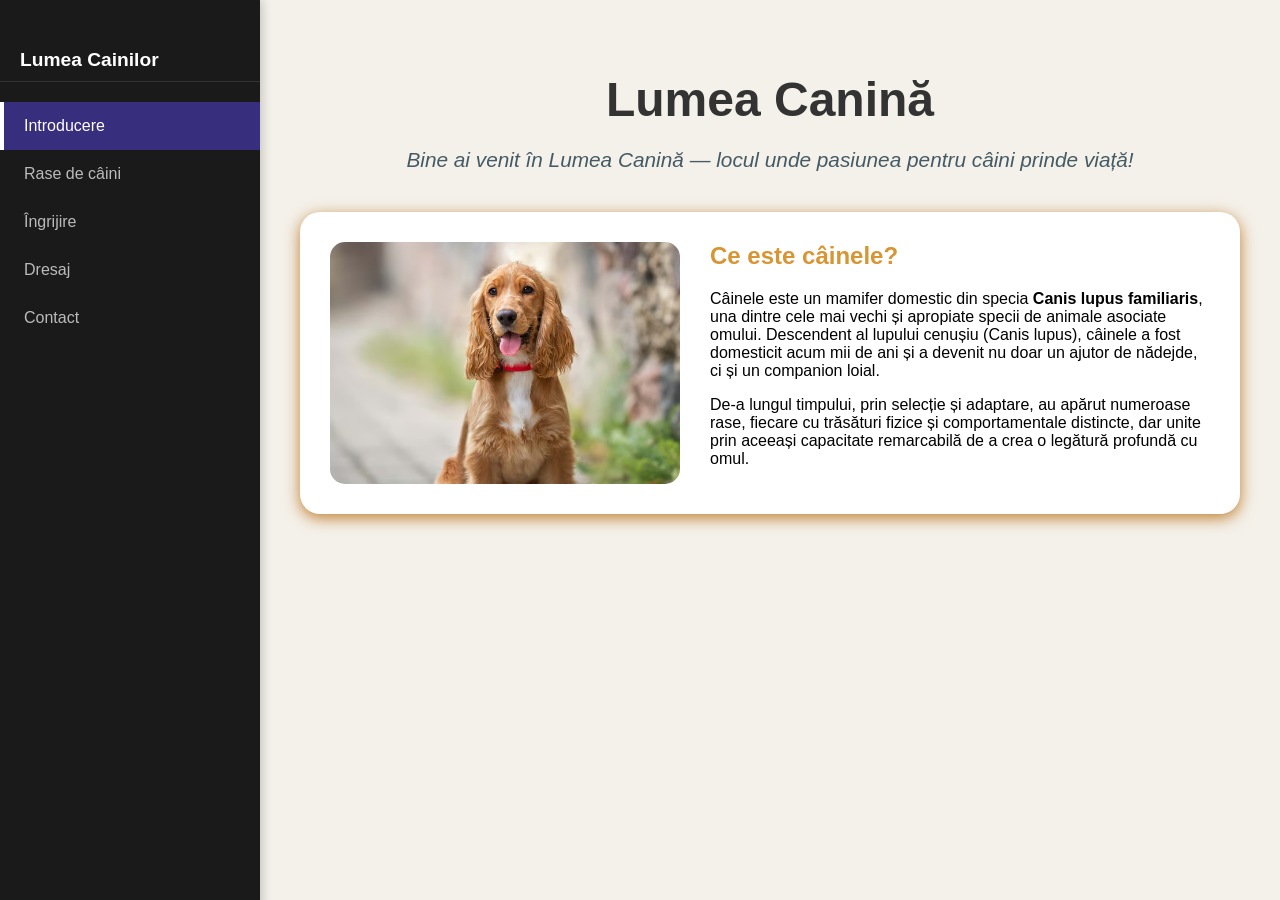
<file: index.html>
<!DOCTYPE html>
<html lang="ro">

<head>
    <meta charset="UTF-8">
    <meta name="viewport" content="width=device-width, initial-scale=1.0">
    <title>Lumea Canină</title>
    <link rel="stylesheet" href="stil/principal.css">

</head>

<body>

    <aside>
        <h3>Lumea Cainilor</h3>
        <a href="index.html" class="active">Introducere</a>
        <a href="02_rase.html">Rase de câini</a>
        <a href="03_ingrijire.html">Îngrijire</a>
        <a href="04_dresaj.html">Dresaj</a>
        <a href="06_contact.html">Contact</a>
    </aside>

    <main>
        <h1>Lumea Canină
        </h1>
        <p class="slogan">Bine ai venit în Lumea Canină — locul unde pasiunea pentru câini prinde viață!</p>

        <div class="info-card">
            <img src="imagini/site_cocker" alt="Câine fericit">

            <div class="info-text">
                <h2>Ce este câinele?</h2>
                <p>
                    Câinele este un mamifer domestic din specia <strong>Canis lupus familiaris</strong>, una dintre cele
                    mai vechi și apropiate specii de animale asociate omului. Descendent al lupului cenușiu (Canis
                    lupus), câinele a fost domesticit acum mii de ani și a devenit nu doar un ajutor de nădejde, ci și
                    un companion loial.
                </p>
                <p>
                    De-a lungul timpului, prin selecție și adaptare, au apărut numeroase rase, fiecare cu trăsături
                    fizice și comportamentale distincte, dar unite prin aceeași capacitate remarcabilă de a crea o
                    legătură profundă cu omul.
                </p>
            </div>
        </div>

    </main>

</body>

</html>
</file>
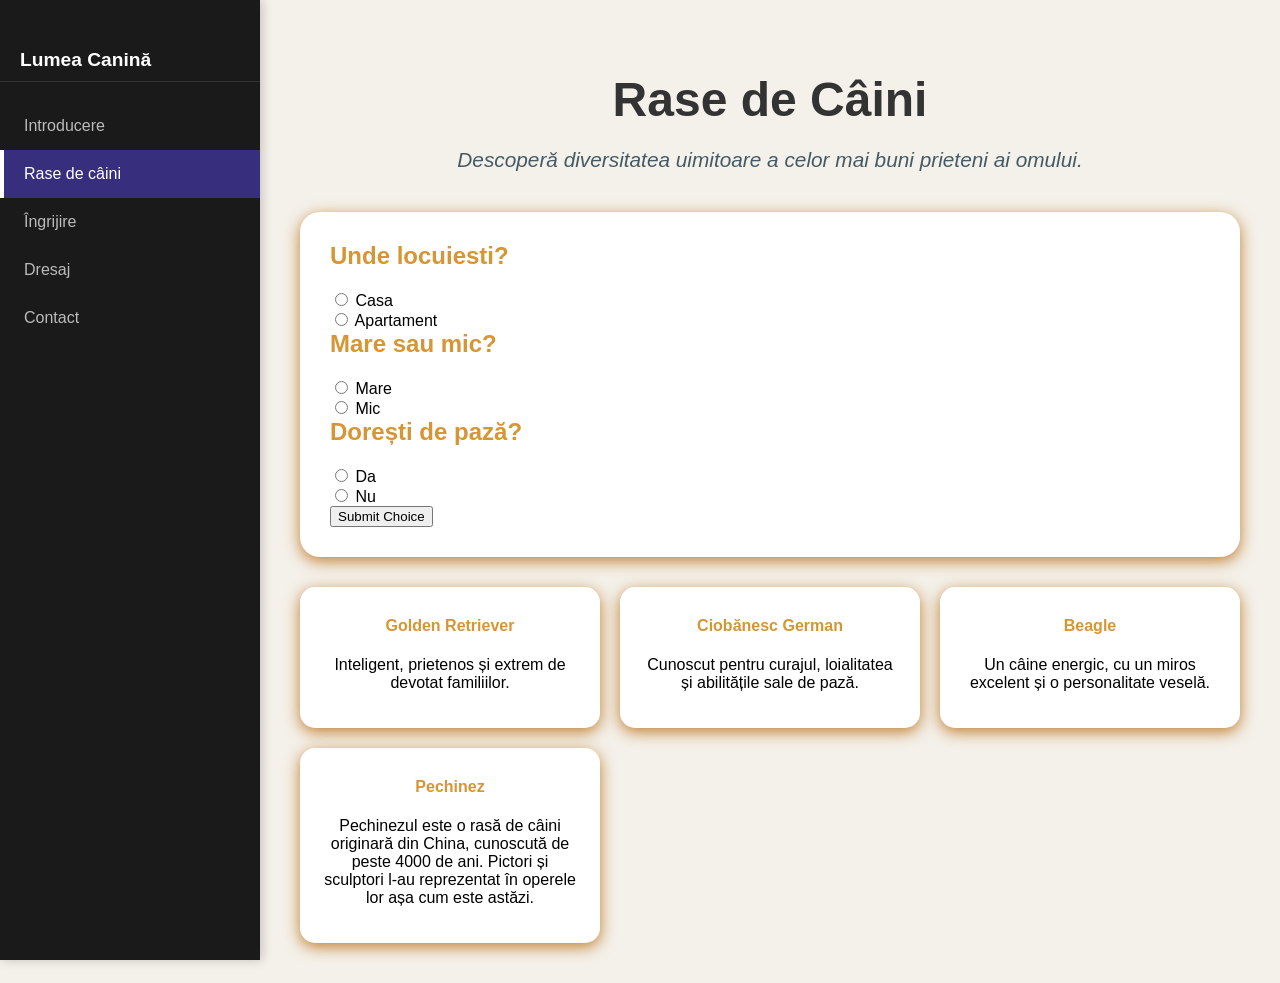
<file: 02_rase.html>
<!DOCTYPE html>
<html lang="ro">

<head>
    <meta charset="UTF-8">
    <meta name="viewport" content="width=device-width, initial-scale=1.0">
    <title>Lumea Canină - Rase</title>

    <link rel="stylesheet" href="stil/principal.css">

    <style>
        .grid-rase {
            display: grid;
            grid-template-columns: repeat(auto-fit, minmax(250px, 1fr));
            gap: 20px;
            margin-top: 30px;
        }

        .rasa-card {
            background: white;
            padding: 20px;
            border-radius: 15px;
            box-shadow: 0 4px 15px rgba(186, 110, 23, 0.879);
        }

        .rasa-card h4 {
            color: #d79533;
            margin-top: 10px;
        }
    </style>

</head>

<body>

    <aside>
        <h3>Lumea Canină</h3>
        <a href="index.html">Introducere</a>
        <a href="02_rase.html" class="active">Rase de câini</a>
        <a href="03_ingrijire.html">Îngrijire</a>
        <a href="04_dresaj.html">Dresaj</a>
        <a href="06_contact.html">Contact</a>
    </aside>

    <main>
        <h1>Rase de Câini</h1>
        <p class="slogan">Descoperă diversitatea uimitoare a celor mai buni prieteni ai omului.</p>
        <div class="info-card">
            <div class="info-text">
                <form id="quizForm">
                    <h2>Unde locuiesti?</h2>
                    
                    <label>
                        <input type="radio" name="loc" value="casa" required> Casa
                    </label><br>
                    
                    <label>
                        <input type="radio" name="loc" value="apartament"> Apartament
                    </label><br>
                    
                    
                    <h2>Mare sau mic?</h2>
                    
                    <label>
                        <input type="radio" name="dimensiune" value="mare" required> Mare
                    </label><br>
                    
                    <label>
                    <input type="radio" name="dimensiune" value="mic"> Mic
                </label><br>
                
                
                <h2>Dorești de pază?</h2>
                
                <label>
                    <input type="radio" name="paza" value="da" required> Da
                </label><br>
                
                <label>
                    <input type="radio" name="paza" value="nu"> Nu
                </label><br>
                
                
                
                
                <button type="submit">Submit Choice</button>
            </form>
        </div>

            <p style="font-size: x-large; color: #333; flex-grow: 1; text-align: center; margin: 0;"
                id="responseMessage"></p>
        </div>


        <div class="grid-rase">
            <div class="rasa-card" onclick="goToPage('golden')">
                <h4>Golden Retriever</h4>
                <p>Inteligent, prietenos și extrem de devotat familiilor.</p>
            </div>
            <div class="rasa-card" onclick="goToPage('cg')">
                <h4>Ciobănesc German</h4>
                <p>Cunoscut pentru curajul, loialitatea și abilitățile sale de pază.</p>
            </div>
            <div class="rasa-card" onclick="goToPage('beagle')">
                <h4>Beagle</h4>
                <p>Un câine energic, cu un miros excelent și o personalitate veselă.</p>
            </div>
            <div class="rasa-card" onclick="goToPage('pechinez')">
                <h4>Pechinez</h4>
                <p>Pechinezul este o rasă de câini originară din China, cunoscută de peste 4000 de ani. Pictori și
                    sculptori l-au reprezentat în operele lor așa cum este astăzi.</p>
            </div>
        </div>



    </main>

    </main>

    <script>

        // Grab the form element
        const form = document.getElementById('quizForm');
        const message = document.getElementById('responseMessage');

        // Listen for the "submit" event
        form.addEventListener('submit', function (event) {
            // Stop the page from refreshing
            event.preventDefault();

            // Use FormData to easily get the selected value
            const formData = new FormData(form);


            const selectedValue = formData.get('loc');
            const selectedValue2 = formData.get('dimensiune');

            // Perform your "action"
            if (selectedValue === 'casa' && selectedValue2 === "mare") {
                message.innerHTML = "Iți recomand un câine mare, de curte: <b>rotweiller, ciobănesc german, labrador</b>";
            }
            else {
                message.innerHTML = "Iți recomand un câine mic: <b>bichon, chihuahua, cocker spaniel</b>";
            }
        });


        function goToPage(id) {
            window.location.href = `02_caine.html?id=${id}`;
        }
    </script>


</body>

</html>
</file>
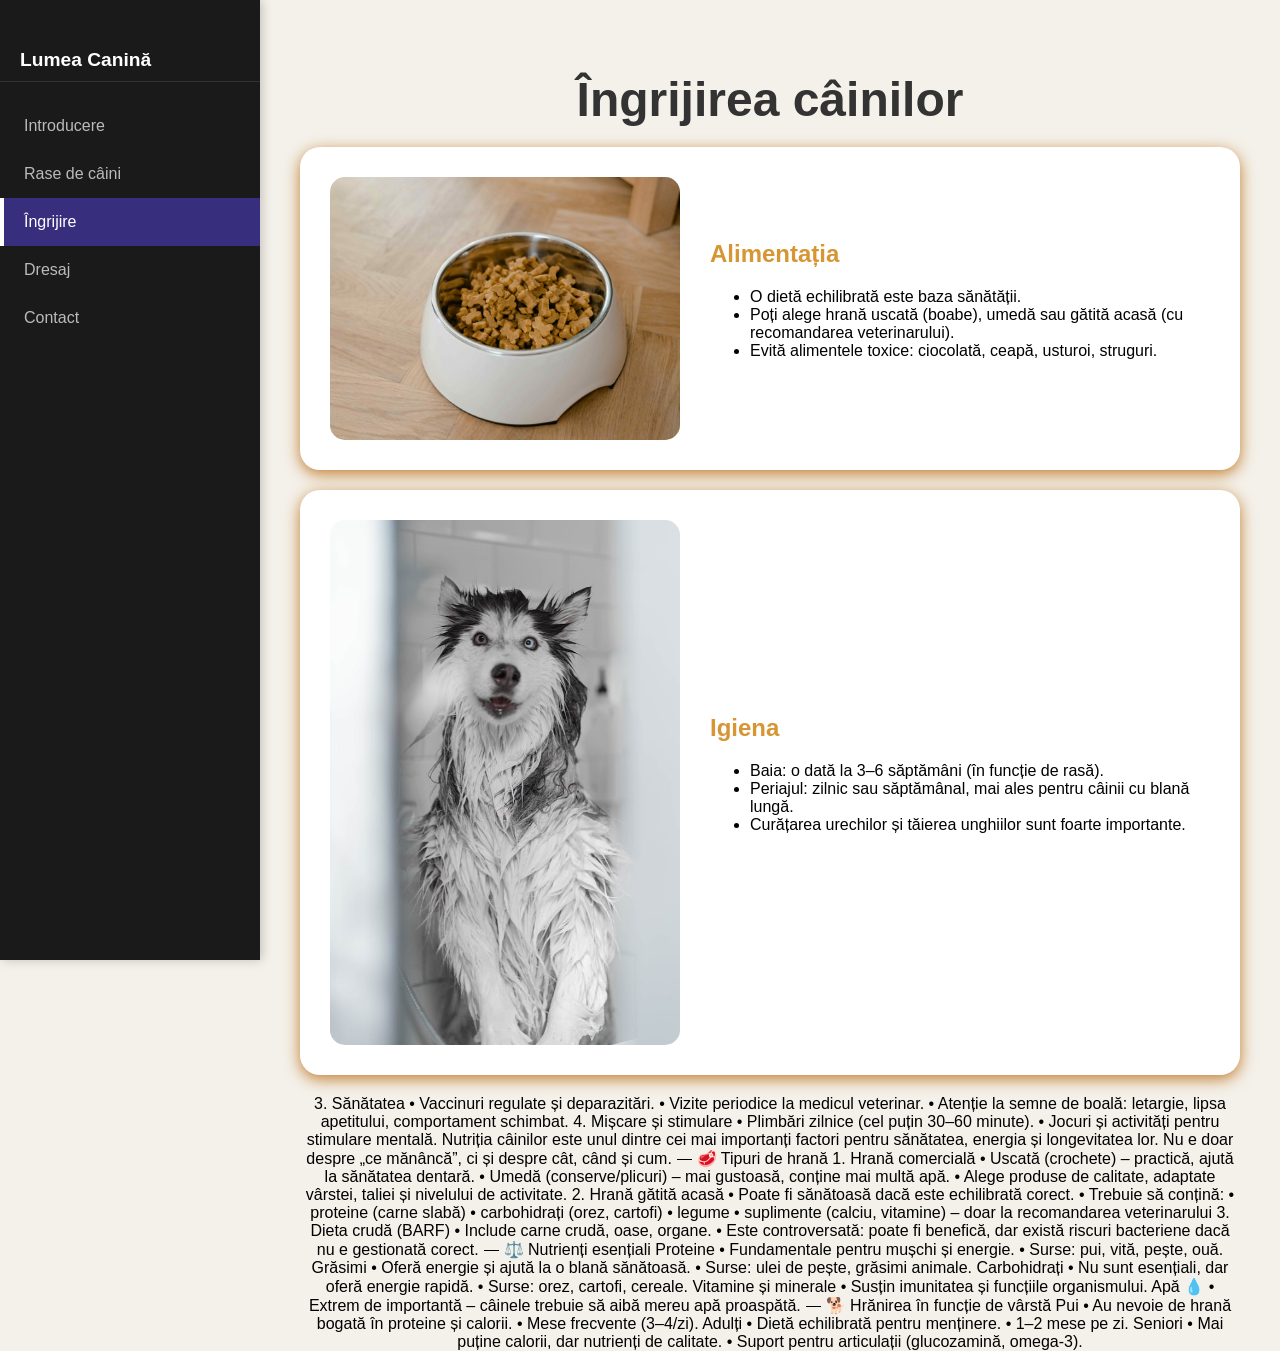
<file: 03_ingrijire.html>
<html>

<head>

    <link rel="stylesheet" href="stil/principal.css">

</head>


<body>

    <aside>
        <h3>Lumea Canină</h3>
        <a href="index.html">Introducere</a>
        <a href="02_rase.html">Rase de câini</a>
        <a href="03_ingrijire.html" class="active">Îngrijire</a>
        <a href="04_dresaj.html">Dresaj</a>
    <a href="06_contact.html">Contact</a>
    </aside>

    <main>

        <h1>Îngrijirea câinilor
        </h1>
        
        <div class="info-card">
            <img src="imagini/bol.jpg" width=50px alt="Câine fericit" />

            <div class="info-text">
                <h2>Alimentația</h2>
                <ul>
                    <li>O dietă echilibrată este baza sănătății.</li>
                    <li>Poți alege hrană uscată (boabe), umedă sau gătită acasă (cu recomandarea veterinarului).</li>
                    <li>Evită alimentele toxice: ciocolată, ceapă, usturoi, struguri.</li>

                </ul>
            </div>
        </div>

        <div class="info-card">
            <img src="imagini/baie.jpg" width=50px alt="Câine fericit" />

            <div class="info-text">
                <h2>Igiena</h2>
                <ul>
                    <li>Baia: o dată la 3–6 săptămâni (în funcție de rasă).</li>
                    <li>Periajul: zilnic sau săptămânal, mai ales pentru câinii cu blană lungă.</li>
                    <li>Curățarea urechilor și tăierea unghiilor sunt foarte importante.</li>
                </ul>
            </div>
        </div>




3. Sănătatea
	•	Vaccinuri regulate și deparazitări.
	•	Vizite periodice la medicul veterinar.
	•	Atenție la semne de boală: letargie, lipsa apetitului, comportament schimbat.

4. Mișcare și stimulare
	•	Plimbări zilnice (cel puțin 30–60 minute).
	•	Jocuri și activități pentru stimulare mentală.

Nutriția câinilor este unul dintre cei mai importanți factori pentru sănătatea, energia și longevitatea lor. Nu e doar despre „ce mănâncă”, ci și despre cât, când și cum.

⸻

🥩 Tipuri de hrană

1. Hrană comercială
	•	Uscată (crochete) – practică, ajută la sănătatea dentară.
	•	Umedă (conserve/plicuri) – mai gustoasă, conține mai multă apă.
	•	Alege produse de calitate, adaptate vârstei, taliei și nivelului de activitate.

2. Hrană gătită acasă
	•	Poate fi sănătoasă dacă este echilibrată corect.
	•	Trebuie să conțină:
	•	proteine (carne slabă)
	•	carbohidrați (orez, cartofi)
	•	legume
	•	suplimente (calciu, vitamine) – doar la recomandarea veterinarului

3. Dieta crudă (BARF)
	•	Include carne crudă, oase, organe.
	•	Este controversată: poate fi benefică, dar există riscuri bacteriene dacă nu e gestionată corect.

⸻

⚖️ Nutrienți esențiali

Proteine
	•	Fundamentale pentru mușchi și energie.
	•	Surse: pui, vită, pește, ouă.

Grăsimi
	•	Oferă energie și ajută la o blană sănătoasă.
	•	Surse: ulei de pește, grăsimi animale.

Carbohidrați
	•	Nu sunt esențiali, dar oferă energie rapidă.
	•	Surse: orez, cartofi, cereale.

Vitamine și minerale
	•	Susțin imunitatea și funcțiile organismului.

Apă 💧
	•	Extrem de importantă – câinele trebuie să aibă mereu apă proaspătă.

⸻

🐕 Hrănirea în funcție de vârstă

Pui
	•	Au nevoie de hrană bogată în proteine și calorii.
	•	Mese frecvente (3–4/zi).

Adulți
	•	Dietă echilibrată pentru menținere.
	•	1–2 mese pe zi.

Seniori
	•	Mai puține calorii, dar nutrienți de calitate.
	•	Suport pentru articulații (glucozamină, omega-3).



    </main>



</body>

</html>
</file>
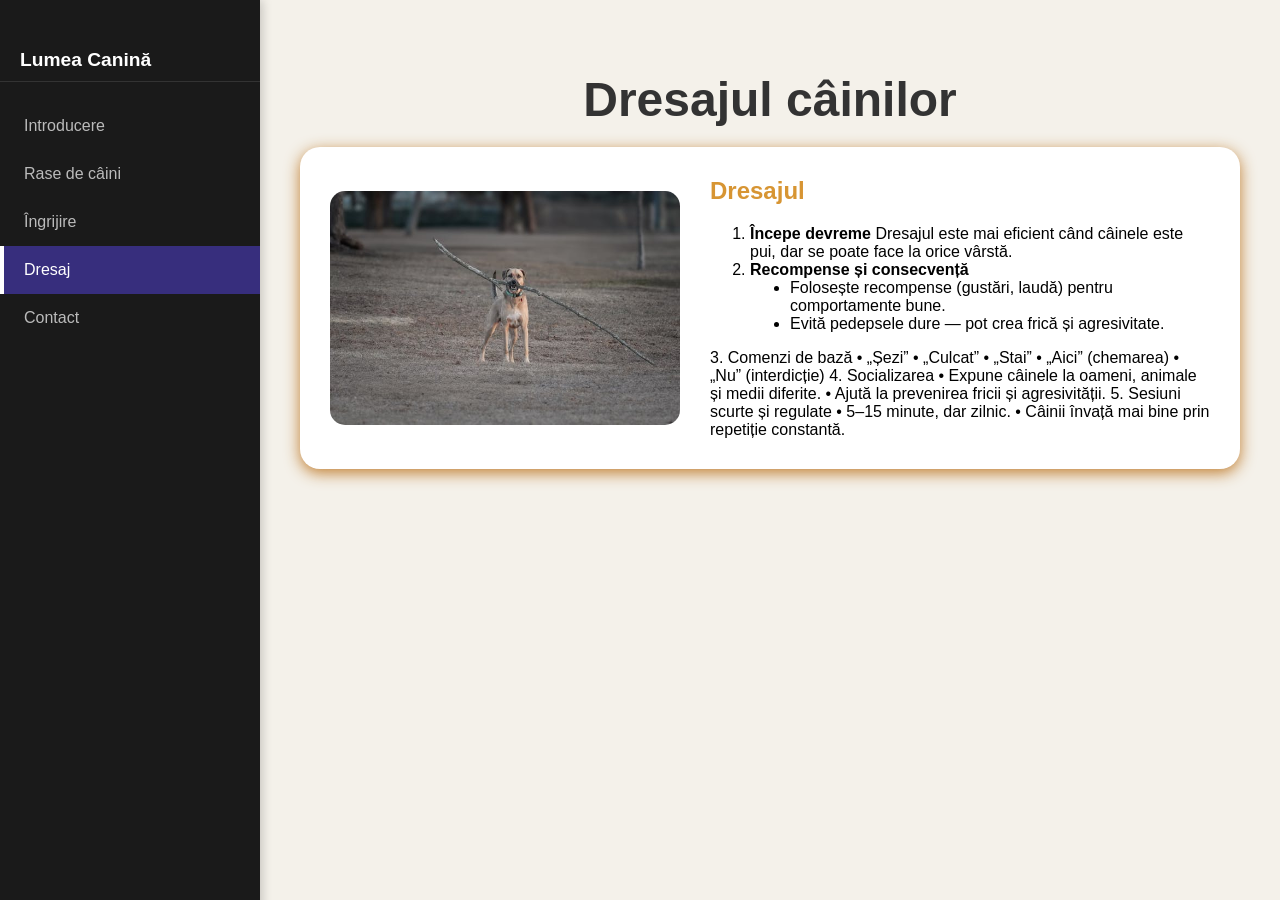
<file: 04_dresaj.html>
<html>

<head>

<link rel="stylesheet" href="stil/principal.css">

</head>

  <aside>
    <h3>Lumea Canină</h3>
    <a href="index.html">Introducere</a>
    <a href="02_rase.html">Rase de câini</a>
    <a href="03_ingrijire.html">Îngrijire</a>
    <a href="04_dresaj.html" class="active">Dresaj</a>
    <a href="06_contact.html">Contact</a>
  </aside>

  <main>

    <h1>Dresajul câinilor
        </h1>
        
        <div class="info-card">
            <img src="imagini/aport.jpg" width=50px alt="Câine fericit" />

            <div class="info-text">
                <h2>Dresajul</h2>
                <ol>
                    <li> <b>Începe devreme</b> Dresajul este mai eficient când câinele este pui, dar se poate face la orice vârstă.</li>
                    <li> <b>Recompense și consecvență</b>
                      <ul style="list-style-type:disc;">
                        <li>Folosește recompense (gustări, laudă) pentru comportamente bune.</li>
                        <li>Evită pedepsele dure — pot crea frică și agresivitate.</li>
                      </ul>


                    </li>
                </ol>

3. Comenzi de bază
	•	„Șezi”
	•	„Culcat”
	•	„Stai”
	•	„Aici” (chemarea)
	•	„Nu” (interdicție)

4. Socializarea
	•	Expune câinele la oameni, animale și medii diferite.
	•	Ajută la prevenirea fricii și agresivității.

5. Sesiuni scurte și regulate
	•	5–15 minute, dar zilnic.
	•	Câinii învață mai bine prin repetiție constantă.   


            </div>
        </div>

  </main>


</body>

</html>
</file>
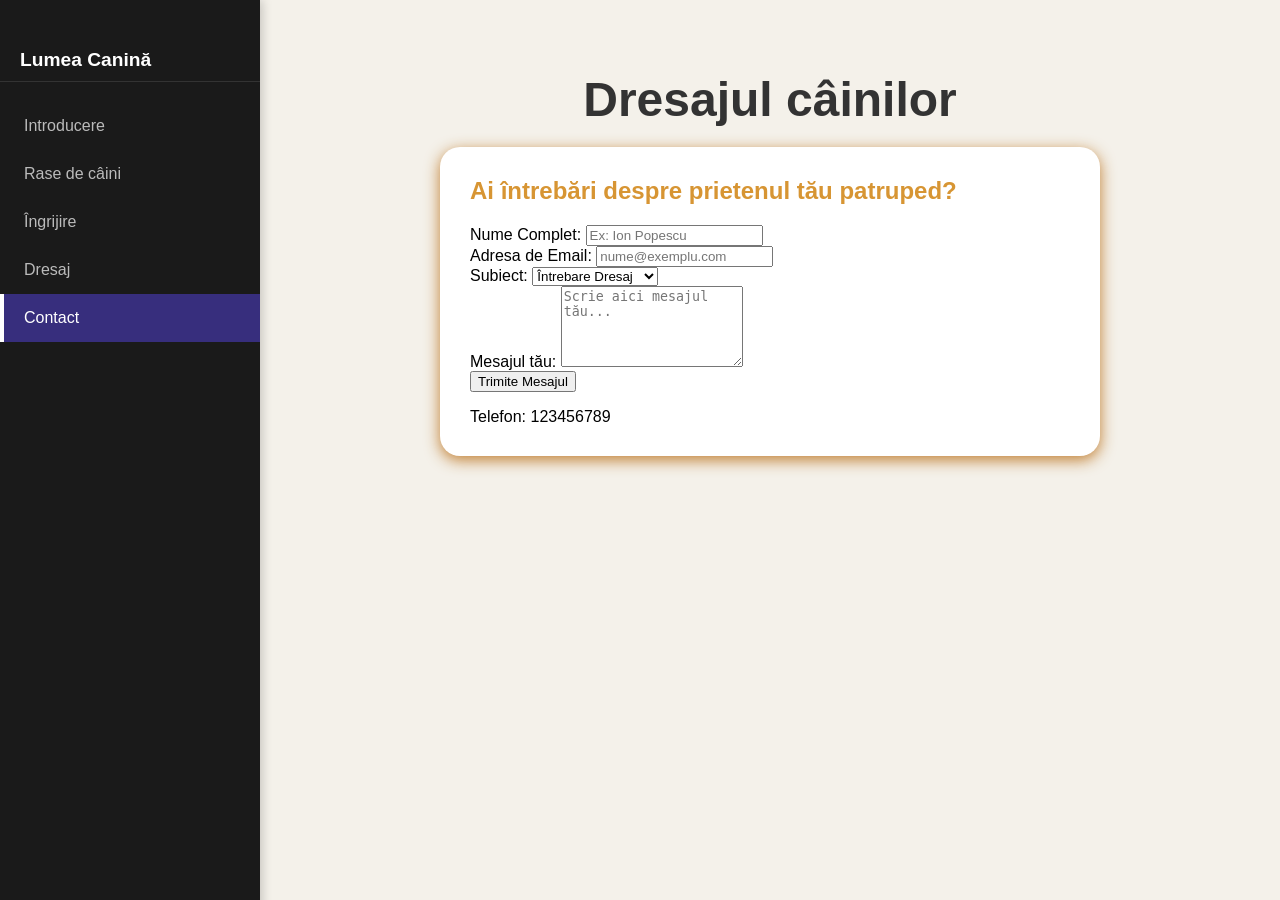
<file: 06_contact.html>
<html>

<head>

    <link rel="stylesheet" href="stil/principal.css">

</head>

<aside>
    <h3>Lumea Canină</h3>
    <a href="index.html">Introducere</a>
    <a href="02_rase.html">Rase de câini</a>
    <a href="03_ingrijire.html">Îngrijire</a>
    <a href="04_dresaj.html">Dresaj</a>
    <a href="06_contact.html" class="active">Contact</a>
</aside>

<main>
    <h1>Dresajul câinilor
        </h1>

    <div class="info-card" style="max-width: 600px;">
        <div class="info-text">
            <h2>Ai întrebări despre prietenul tău patruped?</h2>

            
            <form action="#" method="post" class="contact-form">
                <div class="form-group">
                    <label for="nume">Nume Complet:</label>
                    <input type="text" id="nume" name="nume" placeholder="Ex: Ion Popescu" required>
                </div>
                
                <div class="form-group">
                    <label for="email">Adresa de Email:</label>
                    <input type="email" id="email" name="email" placeholder="nume@exemplu.com" required>
                </div>
                
                <div class="form-group">
                    <label for="subiect">Subiect:</label>
                    <select id="subiect" name="subiect">
                        <option value="dresaj">Întrebare Dresaj</option>
                        <option value="nutritie">Sfaturi Nutriție</option>
                        <option value="adoptie">Informații Adopție</option>
                        <option value="altele">Altele</option>
                    </select>
                </div>
                
                <div class="form-group">
                    <label for="mesaj">Mesajul tău:</label>
                    <textarea id="mesaj" name="mesaj" rows="5" placeholder="Scrie aici mesajul tău..." required></textarea>
                </div>
                
                <button type="submit" class="btn-submit">Trimite Mesajul</button>
            </form>

            <div>
                Telefon: 123456789
            </div>
        </div>
            
        </div>
        
        
    </main>

</body>

</html>
</file>
<file: stil/principal.css>
body {
    margin: 0;
    padding: 0;
    font-family: 'Segoe UI', Tahoma, Geneva, Verdana, sans-serif;
    background-color: #f4f1ea;
    display: flex;
    min-height: 100vh;
}

aside {
    width: 260px;
    background-color: #1a1a1a;
    color: white;
    padding: 30px 0;
    display: flex;
    flex-direction: column;
    position: fixed;
    height: 100vh;
    box-shadow: 2px 0 10px rgba(0,0,0,0.2);
}

aside h3 {
    color: #ffffff;
    margin-bottom: 20px;
    padding: 0 20px;
    font-size: 1.2rem;
    border-bottom: 1px solid #333;
    padding-bottom: 10px;
}

aside a {
    text-decoration: none;
    color: #bbbbbb; 
    padding: 15px 20px;
    font-weight: 500;
    transition: all 0.3s;
    border-left: 4px solid transparent;
}

aside a:hover {
    background-color: #333;
    color: #ffffff;
}

.active {
    background-color: #372e7d; 
    color: white !important;
    border-left: 4px solid #ffffff;
}

main {
    margin-left: 260px;
    flex-grow: 1;
    padding: 40px;
    text-align: center;
}


h1 {
    color: #333;
    font-size: 3rem;
    margin-bottom: 10px;
}

.slogan {
    font-size: 1.3rem;
    color: #455a64;
    font-style: italic;
    margin-bottom: 40px;
    max-width: 800px;
    margin-left: auto;
    margin-right: auto;
}

@media (max-width: 900px) {
    .info-card {
        flex-direction: column;
        text-align: center;
    }
    body {
        flex-direction: column;
    }
    aside {
        width: 100%;
        box-sizing: border-box;
    }
}

.info-card {
            display: flex;
            align-items: center;
            justify-content: left;
            gap: 30px;
            background: white;
            padding: 30px;
            border-radius: 20px;
            box-shadow: 0 4px 15px rgba(186, 110, 23, 0.879);
            max-width: 900px;
            margin: 20px auto;
            text-align: left;
            /* Textul despre câine rămâne aliniat la stânga pentru lizibilitate */
        }

        .info-card img {
            width: 350px;
            border-radius: 15px;
            object-fit: cover;
        }

        .info-text h2 {
            color: #d79533;
            margin-top: 0;
        }
</file>
